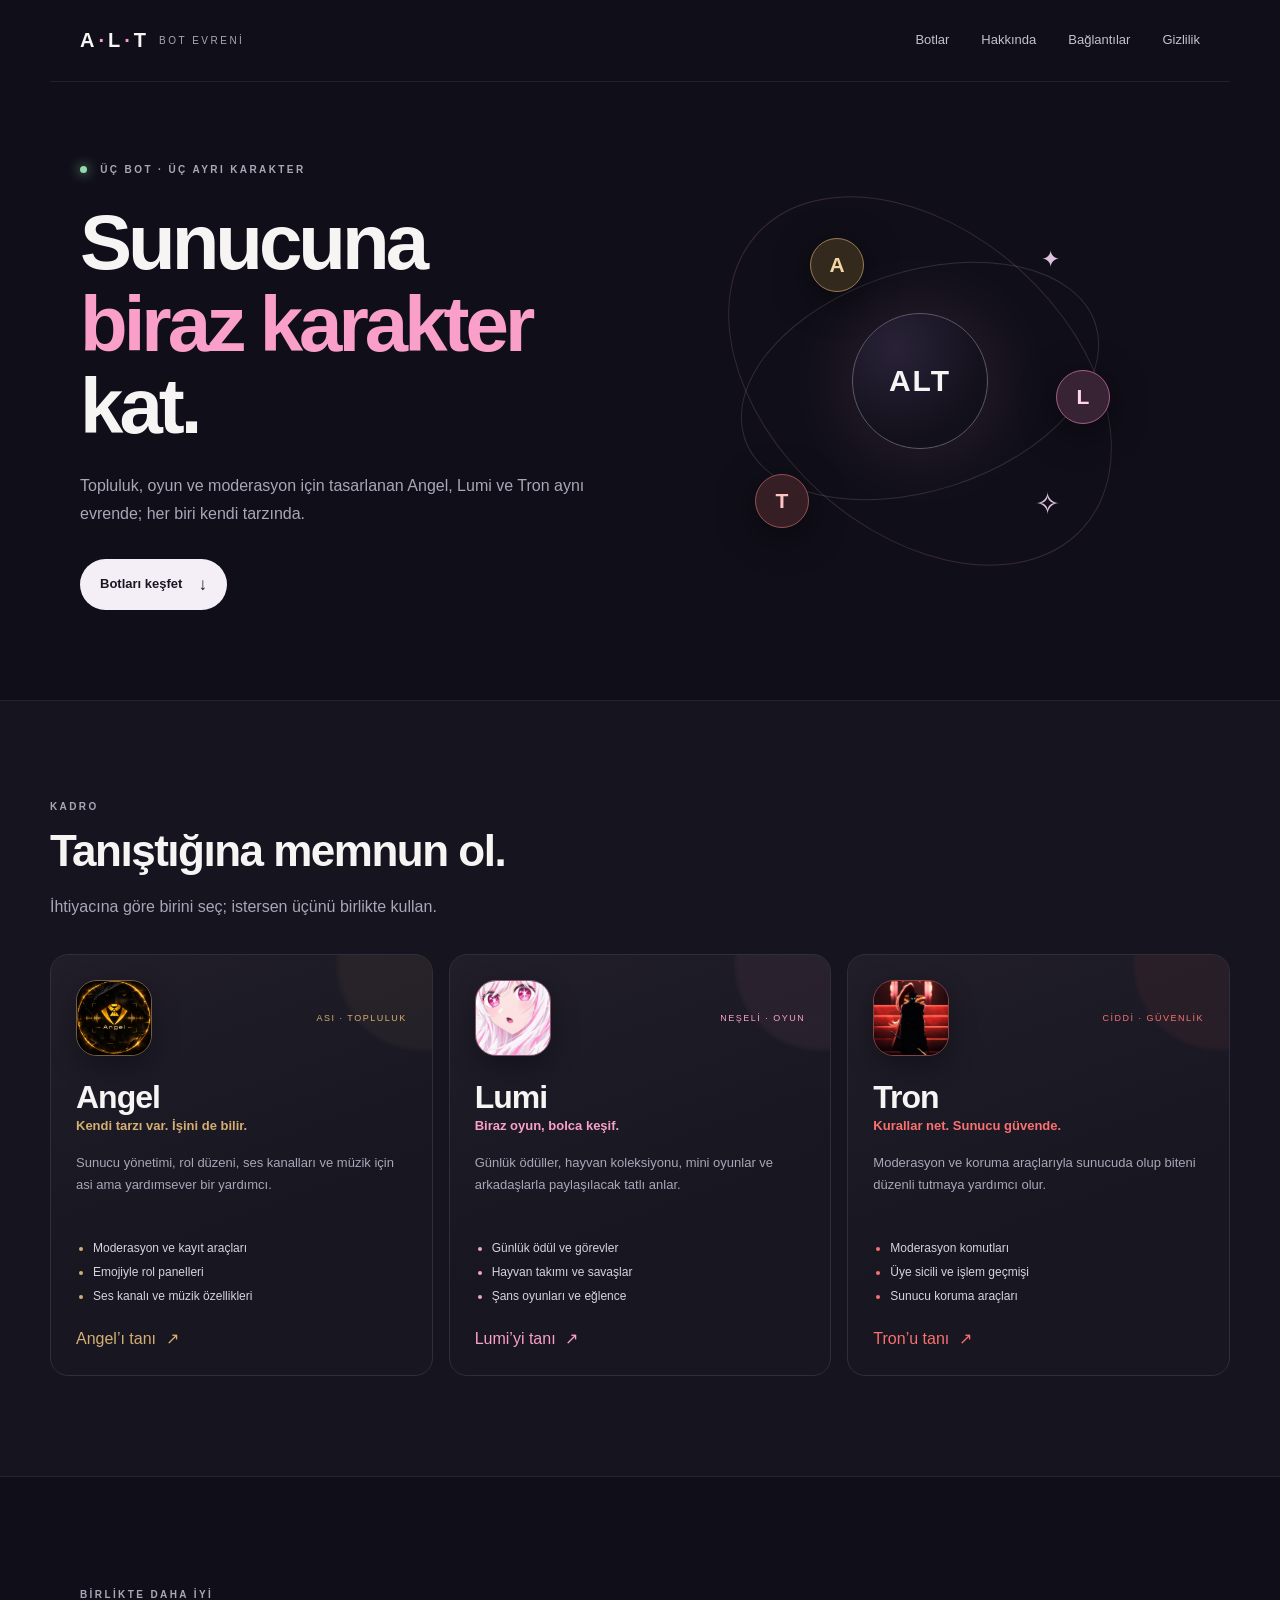
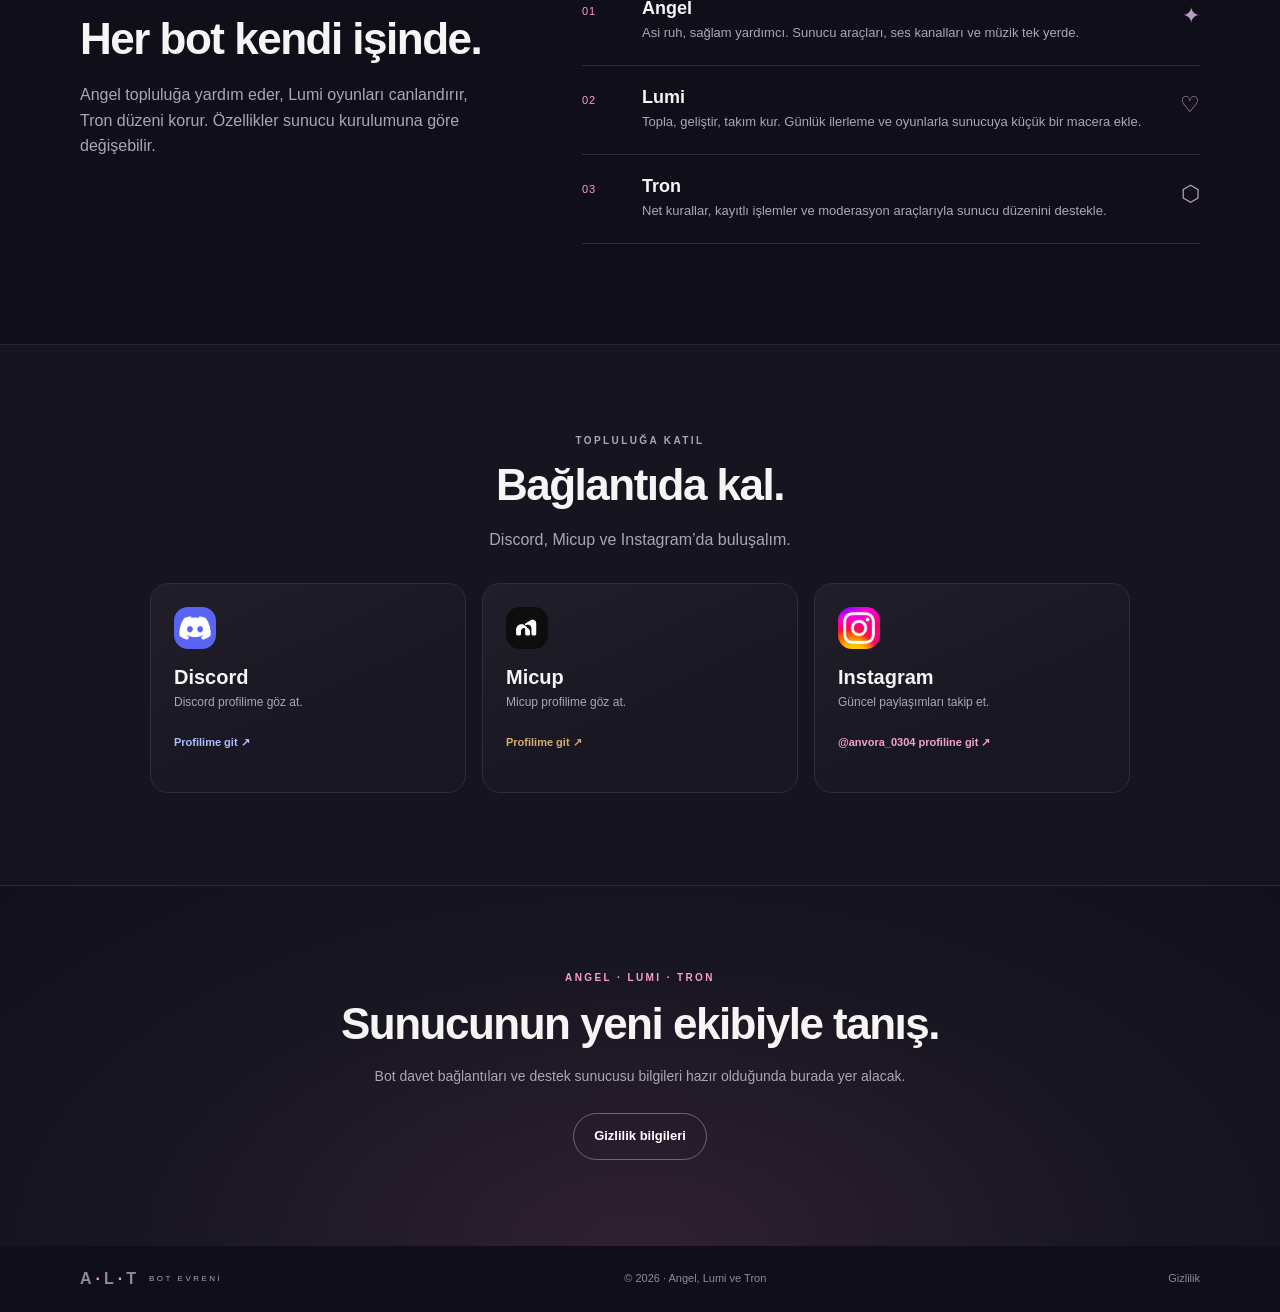
<file: index.html>
<!doctype html>
<html lang="tr">
<head>
  <meta charset="utf-8">
  <meta name="viewport" content="width=device-width, initial-scale=1">
  <meta name="theme-color" content="#100f19">
  <meta name="description" content="Angel, Lumi ve Tron — sunucular için karakterli yapay zekâ botları.">
  <title>Angel · Lumi · Tron | Botların dünyası</title>
  <link rel="stylesheet" href="styles.css">
</head>
<body>
  <header class="topbar">
    <a class="brand" href="#top" aria-label="Angel, Lumi ve Tron ana sayfa">
      <span class="brand-mark">A<span>·</span>L<span>·</span>T</span>
      <span class="brand-name">BOT EVRENİ</span>
    </a>
    <nav aria-label="Ana menü">
      <a href="#bots">Botlar</a>
      <a href="#about">Hakkında</a>
      <a href="#social">Bağlantılar</a>
      <a href="privacy.html">Gizlilik</a>
    </nav>
  </header>

  <main id="top">
    <section class="hero">
      <div class="hero-copy">
        <p class="eyebrow"><span class="status-dot"></span> ÜÇ BOT · ÜÇ AYRI KARAKTER</p>
        <h1>Sunucuna<br><span>biraz karakter</span> kat.</h1>
        <p class="hero-text">Topluluk, oyun ve moderasyon için tasarlanan Angel, Lumi ve Tron aynı evrende; her biri kendi tarzında.</p>
        <a class="button button-light" href="#bots">Botları keşfet <span aria-hidden="true">↓</span></a>
      </div>
      <div class="orbit" aria-hidden="true">
        <div class="orbit-ring ring-one"></div>
        <div class="orbit-ring ring-two"></div>
        <div class="orbit-core">ALT</div>
        <div class="orbit-node angel-node">A</div>
        <div class="orbit-node lumi-node">L</div>
        <div class="orbit-node tron-node">T</div>
        <span class="spark spark-one">✦</span><span class="spark spark-two">✧</span>
      </div>
    </section>

    <section class="bots-section" id="bots">
      <div class="section-heading">
        <p class="eyebrow">KADRO</p>
        <h2>Tanıştığına memnun ol.</h2>
        <p>İhtiyacına göre birini seç; istersen üçünü birlikte kullan.</p>
      </div>
      <div class="bot-grid">
        <article class="bot-card angel-card">
          <div class="card-top"><img class="bot-avatar" src="assets/angel.png" alt="Angel"><span class="card-tag">ASI · TOPLULUK</span></div>
          <h3>Angel</h3>
          <p class="bot-motto">Kendi tarzı var. İşini de bilir.</p>
          <p class="bot-description">Sunucu yönetimi, rol düzeni, ses kanalları ve müzik için asi ama yardımsever bir yardımcı.</p>
          <ul><li>Moderasyon ve kayıt araçları</li><li>Emojiyle rol panelleri</li><li>Ses kanalı ve müzik özellikleri</li></ul>
          <button class="text-link modal-trigger" type="button" data-open-modal="angel-modal">Angel’ı tanı <span aria-hidden="true">↗</span></button>
        </article>
        <article class="bot-card lumi-card">
          <div class="card-top"><img class="bot-avatar" src="assets/lumi.png" alt="Lumi"><span class="card-tag">NEŞELİ · OYUN</span></div>
          <h3>Lumi</h3>
          <p class="bot-motto">Biraz oyun, bolca keşif.</p>
          <p class="bot-description">Günlük ödüller, hayvan koleksiyonu, mini oyunlar ve arkadaşlarla paylaşılacak tatlı anlar.</p>
          <ul><li>Günlük ödül ve görevler</li><li>Hayvan takımı ve savaşlar</li><li>Şans oyunları ve eğlence</li></ul>
          <button class="text-link modal-trigger" type="button" data-open-modal="lumi-modal">Lumi’yi tanı <span aria-hidden="true">↗</span></button>
        </article>
        <article class="bot-card tron-card">
          <div class="card-top"><img class="bot-avatar" src="assets/tron.png" alt="Tron"><span class="card-tag">CİDDİ · GÜVENLİK</span></div>
          <h3>Tron</h3>
          <p class="bot-motto">Kurallar net. Sunucu güvende.</p>
          <p class="bot-description">Moderasyon ve koruma araçlarıyla sunucuda olup biteni düzenli tutmaya yardımcı olur.</p>
          <ul><li>Moderasyon komutları</li><li>Üye sicili ve işlem geçmişi</li><li>Sunucu koruma araçları</li></ul>
          <button class="text-link modal-trigger" type="button" data-open-modal="tron-modal">Tron’u tanı <span aria-hidden="true">↗</span></button>
        </article>
      </div>
    </section>

    <section class="details-section" id="about">
      <div class="details-intro">
        <p class="eyebrow">BİRLİKTE DAHA İYİ</p>
        <h2>Her bot kendi işinde.</h2>
        <p>Angel topluluğa yardım eder, Lumi oyunları canlandırır, Tron düzeni korur. Özellikler sunucu kurulumuna göre değişebilir.</p>
      </div>
      <div class="details-list">
        <article id="angel-details"><span class="detail-index">01</span><div><h3>Angel</h3><p>Asi ruh, sağlam yardımcı. Sunucu araçları, ses kanalları ve müzik tek yerde.</p></div><span class="detail-glyph">✦</span></article>
        <article id="lumi-details"><span class="detail-index">02</span><div><h3>Lumi</h3><p>Topla, geliştir, takım kur. Günlük ilerleme ve oyunlarla sunucuya küçük bir macera ekle.</p></div><span class="detail-glyph">♡</span></article>
        <article id="tron-details"><span class="detail-index">03</span><div><h3>Tron</h3><p>Net kurallar, kayıtlı işlemler ve moderasyon araçlarıyla sunucu düzenini destekle.</p></div><span class="detail-glyph">⬡</span></article>
      </div>
    </section>

    <section class="social-section" id="social" aria-labelledby="social-title">
      <div class="section-heading social-heading">
        <p class="eyebrow">TOPLULUĞA KATIL</p>
        <h2 id="social-title">Bağlantıda kal.</h2>
        <p>Discord, Micup ve Instagram’da buluşalım.</p>
      </div>
      <div class="social-grid">
        <a class="social-card discord-social" href="https://discord.com/users/973302469243322418" target="_blank" rel="noopener noreferrer" aria-label="Discord’da profili aç">
          <img class="social-icon discord-logo" src="assets/discord.png" alt="Discord logosu">
          <h3>Discord</h3>
          <p>Discord profilime göz at.</p>
          <span class="social-address-pending">Profilime git ↗</span>
        </a>
        <a class="social-card micup-social" href="https://micup.gg/users/1562365325419741186" target="_blank" rel="noopener noreferrer" aria-label="Micup profilimi aç">
          <img class="social-icon micup-logo" src="assets/micup.png" alt="Micup logosu">
          <h3>Micup</h3>
          <p>Micup profilime göz at.</p>
          <span class="social-address-pending">Profilime git ↗</span>
        </a>
        <a class="social-card instagram-social" href="https://www.instagram.com/anvora_0304/" target="_blank" rel="noopener noreferrer" aria-label="Instagram’da anvora_0304 profilini aç">
          <img class="social-icon instagram-logo" src="assets/instagram.png" alt="Instagram logosu">
          <h3>Instagram</h3>
          <p>Güncel paylaşımları takip et.</p>
          <span class="social-address-pending">@anvora_0304 profiline git ↗</span>
        </a>
      </div>
    </section>

    <section class="closing">
      <p class="eyebrow">ANGEL · LUMI · TRON</p>
      <h2>Sunucunun yeni ekibiyle tanış.</h2>
      <p>Bot davet bağlantıları ve destek sunucusu bilgileri hazır olduğunda burada yer alacak.</p>
      <a class="button button-outline" href="privacy.html">Gizlilik bilgileri</a>
    </section>
  </main>

  <dialog class="bot-modal angel-modal" id="angel-modal" aria-labelledby="angel-modal-title">
    <div class="modal-layout">
      <img class="modal-art" src="assets/angel.png" alt="Angel">
      <div class="modal-copy">
        <div class="modal-heading"><div><p class="eyebrow">ASI · TOPLULUK</p><h2 id="angel-modal-title">Angel</h2></div><button class="modal-close" type="button" aria-label="Pencereyi kapat" data-close-modal>×</button></div>
        <p class="modal-motto">Biraz asi, gerektiğinde tam destek.</p>
        <p class="modal-description">Angel sunucu düzenini kurmana, üyelerle ilgilenmene ve topluluğuna hareket katmana yardım eder. Lafını sakınmaz ama işini yarım bırakmaz.</p>
        <h3>Öne çıkan özellikler</h3>
        <ul class="feature-list"><li>Üye kaydı ve rol yönetimi</li><li>Emojiyle çalışan, ayrı ayrı yönetilebilir rol panelleri</li><li>Moderasyon, şikâyet ve anket araçları</li><li>Özel ses kanalları ve müzik çalma</li><li>AFK bildirimleri ve acil cevap butonu</li></ul>
        <div class="modal-note">Komutlar ve kullanılabilir özellikler sunucudaki izinlere ve kuruluma göre değişebilir.</div>
      </div>
    </div>
  </dialog>

  <dialog class="bot-modal lumi-modal" id="lumi-modal" aria-labelledby="lumi-modal-title">
    <div class="modal-layout">
      <img class="modal-art" src="assets/lumi.png" alt="Lumi">
      <div class="modal-copy">
        <div class="modal-heading"><div><p class="eyebrow">NEŞELİ · OYUN</p><h2 id="lumi-modal-title">Lumi</h2></div><button class="modal-close" type="button" aria-label="Pencereyi kapat" data-close-modal>×</button></div>
        <p class="modal-motto">Küçük bir macera, her gün yeniden.</p>
        <p class="modal-description">Lumi, sohbeti koleksiyon ve ilerleme hissi veren mini bir oyun dünyasına dönüştürür. Hayvanlarını topla, takımını kur, arkadaşlarınla kapış.</p>
        <h3>Öne çıkan özellikler</h3>
        <ul class="feature-list"><li>Günlük ödüller, görevler ve seviye gelişimi</li><li>Enderlikleri ve seviyeleri olan hayvan koleksiyonu</li><li>Üçlü hayvan takımları ve Lumi’ye karşı savaşlar</li><li>Mağaza, dekorasyonlar ve büyülü hayvan silahları</li><li>Blackjack, yazı tura, mini oyunlar ve sosyal komutlar</li></ul>
        <div class="modal-note">Oyun ilerlemesi sunucular arasında ortak kullanılacak şekilde tasarlanmıştır.</div>
      </div>
    </div>
  </dialog>

  <dialog class="bot-modal tron-modal" id="tron-modal" aria-labelledby="tron-modal-title">
    <div class="modal-layout">
      <img class="modal-art" src="assets/tron.png" alt="Tron">
      <div class="modal-copy">
        <div class="modal-heading"><div><p class="eyebrow">CİDDİ · GÜVENLİK</p><h2 id="tron-modal-title">Tron</h2></div><button class="modal-close" type="button" aria-label="Pencereyi kapat" data-close-modal>×</button></div>
        <p class="modal-motto">Kurallar net. Gereksiz uzatma yok.</p>
        <p class="modal-description">Tron, moderasyon işlerini tek yerden yürütmene ve üye işlemlerini takip etmene yardım eder. Serttir; sunucu düzenini korumayı ciddiye alır.</p>
        <h3>Öne çıkan özellikler</h3>
        <ul class="feature-list"><li>Ban ve ban açma komutları</li><li>Yazı ve ses susturma araçları; süre ve sebep desteği</li><li>Üye sicili ve geçmiş moderasyon işlemleri</li><li>Mesaj temizleme ve yönetici moderasyon izinleri</li><li>Koruma ayarlarından ayrı, düzenli moderasyon iş akışı</li></ul>
        <div class="modal-note">Komutların çalışması için Tron’a gerekli sunucu izinleri verilmelidir.</div>
      </div>
    </div>
  </dialog>

  <footer>
    <a class="brand footer-brand" href="#top"><span class="brand-mark">A<span>·</span>L<span>·</span>T</span><span class="brand-name">BOT EVRENİ</span></a>
    <span>© 2026 · Angel, Lumi ve Tron</span>
    <a href="privacy.html">Gizlilik</a>
  </footer>
  <script>
    document.querySelectorAll('[data-open-modal]').forEach((button) => {
      button.addEventListener('click', () => document.getElementById(button.dataset.openModal)?.showModal());
    });
    document.querySelectorAll('.bot-modal').forEach((dialog) => {
      dialog.querySelector('[data-close-modal]')?.addEventListener('click', () => dialog.close());
      dialog.addEventListener('click', (event) => {
        if (event.target === dialog) dialog.close();
      });
    });
  </script>
</body>
</html>
</file>
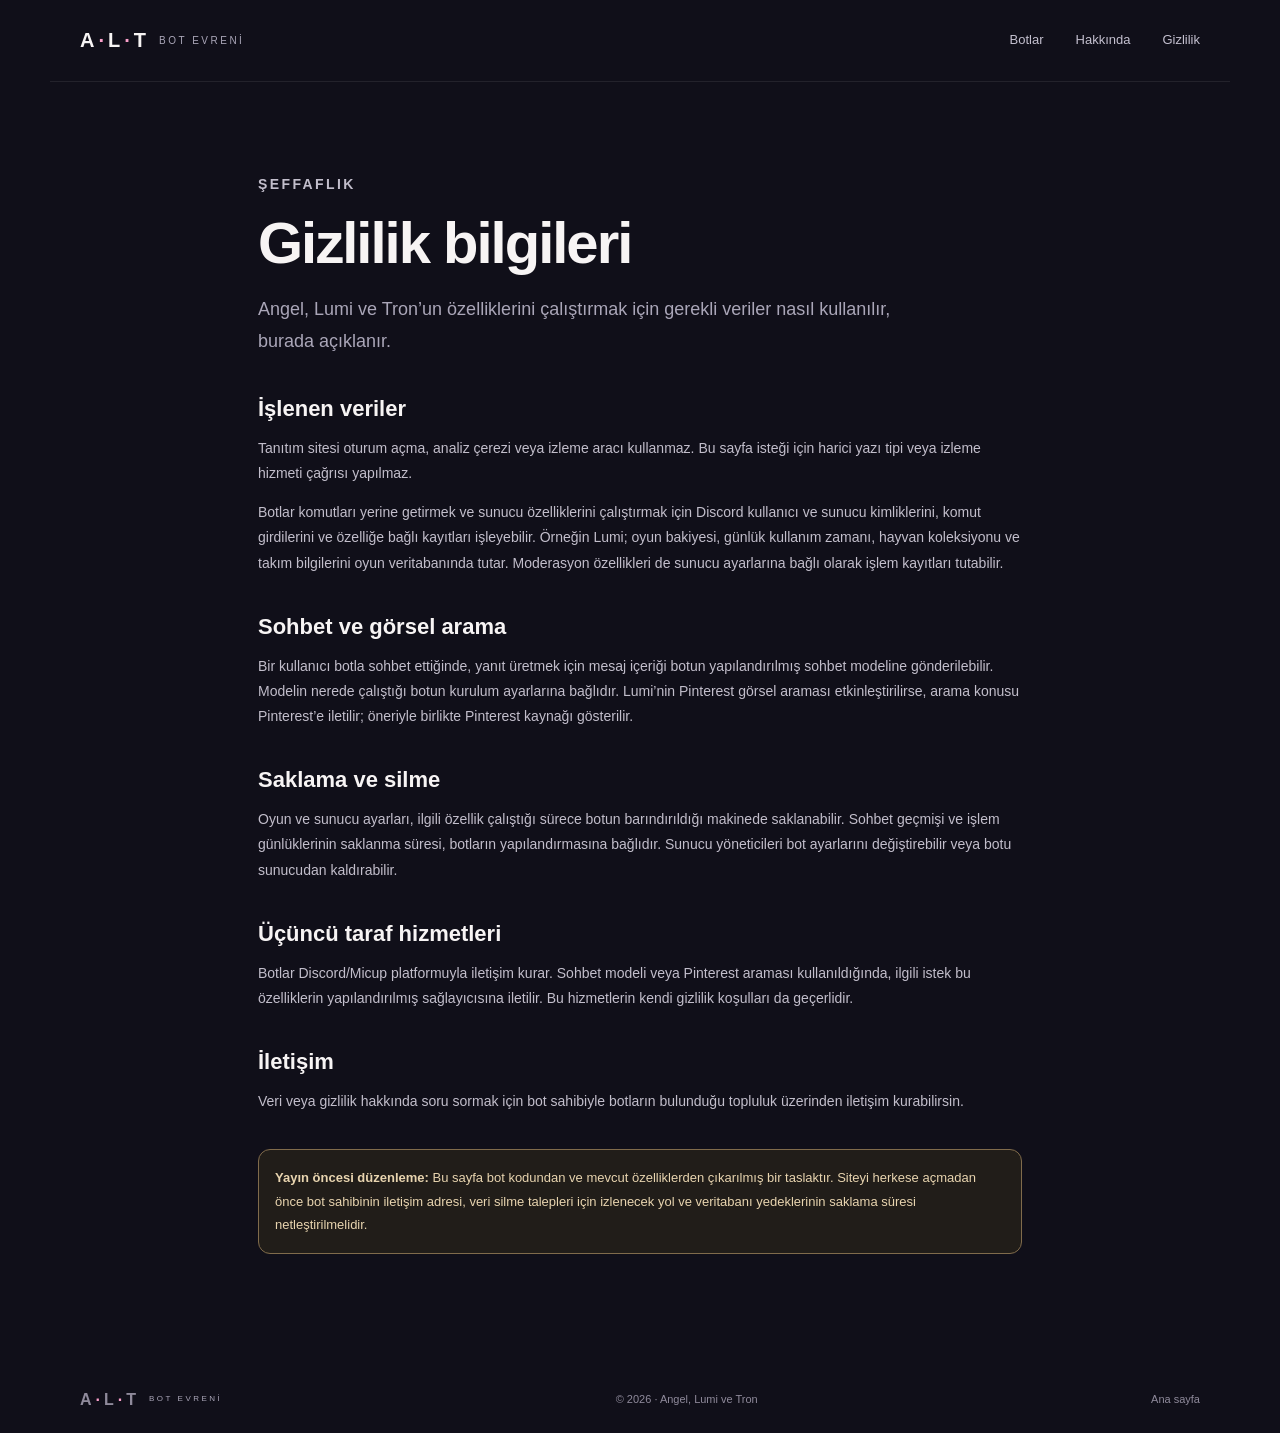
<file: privacy.html>
<!doctype html>
<html lang="tr">
<head>
  <meta charset="utf-8">
  <meta name="viewport" content="width=device-width, initial-scale=1">
  <meta name="theme-color" content="#100f19">
  <meta name="description" content="Angel, Lumi ve Tron botlarının işlediği veriler hakkında bilgi.">
  <title>Gizlilik | Angel · Lumi · Tron</title>
  <link rel="stylesheet" href="styles.css">
  <style>
    .policy{max-width:820px;margin:auto;padding:76px 28px 100px}.policy h1{font:800 clamp(38px,6vw,58px)/1.1 var(--display);letter-spacing:-2px;margin:14px 0}.policy .lead{font-size:18px;color:var(--muted);max-width:690px}.policy h2{font:700 22px var(--display);margin:38px 0 8px}.policy p,.policy li{color:#c2becb;font-size:14px;line-height:1.8}.policy .draft-note{margin-top:35px;padding:16px;border:1px solid #806b4b;border-radius:12px;background:#211d19;color:#e8d4af;font-size:13px}
  </style>
</head>
<body>
  <header class="topbar">
    <a class="brand" href="index.html"><span class="brand-mark">A<span>·</span>L<span>·</span>T</span><span class="brand-name">BOT EVRENİ</span></a>
    <nav aria-label="Ana menü"><a href="index.html#bots">Botlar</a><a href="index.html#about">Hakkında</a><a href="privacy.html" aria-current="page">Gizlilik</a></nav>
  </header>
  <main class="policy">
    <p class="eyebrow">ŞEFFAFLIK</p>
    <h1>Gizlilik bilgileri</h1>
    <p class="lead">Angel, Lumi ve Tron’un özelliklerini çalıştırmak için gerekli veriler nasıl kullanılır, burada açıklanır.</p>

    <h2>İşlenen veriler</h2>
    <p>Tanıtım sitesi oturum açma, analiz çerezi veya izleme aracı kullanmaz. Bu sayfa isteği için harici yazı tipi veya izleme hizmeti çağrısı yapılmaz.</p>
    <p>Botlar komutları yerine getirmek ve sunucu özelliklerini çalıştırmak için Discord kullanıcı ve sunucu kimliklerini, komut girdilerini ve özelliğe bağlı kayıtları işleyebilir. Örneğin Lumi; oyun bakiyesi, günlük kullanım zamanı, hayvan koleksiyonu ve takım bilgilerini oyun veritabanında tutar. Moderasyon özellikleri de sunucu ayarlarına bağlı olarak işlem kayıtları tutabilir.</p>

    <h2>Sohbet ve görsel arama</h2>
    <p>Bir kullanıcı botla sohbet ettiğinde, yanıt üretmek için mesaj içeriği botun yapılandırılmış sohbet modeline gönderilebilir. Modelin nerede çalıştığı botun kurulum ayarlarına bağlıdır. Lumi’nin Pinterest görsel araması etkinleştirilirse, arama konusu Pinterest’e iletilir; öneriyle birlikte Pinterest kaynağı gösterilir.</p>

    <h2>Saklama ve silme</h2>
    <p>Oyun ve sunucu ayarları, ilgili özellik çalıştığı sürece botun barındırıldığı makinede saklanabilir. Sohbet geçmişi ve işlem günlüklerinin saklanma süresi, botların yapılandırmasına bağlıdır. Sunucu yöneticileri bot ayarlarını değiştirebilir veya botu sunucudan kaldırabilir.</p>

    <h2>Üçüncü taraf hizmetleri</h2>
    <p>Botlar Discord/Micup platformuyla iletişim kurar. Sohbet modeli veya Pinterest araması kullanıldığında, ilgili istek bu özelliklerin yapılandırılmış sağlayıcısına iletilir. Bu hizmetlerin kendi gizlilik koşulları da geçerlidir.</p>

    <h2>İletişim</h2>
    <p>Veri veya gizlilik hakkında soru sormak için bot sahibiyle botların bulunduğu topluluk üzerinden iletişim kurabilirsin.</p>

    <p class="draft-note"><strong>Yayın öncesi düzenleme:</strong> Bu sayfa bot kodundan ve mevcut özelliklerden çıkarılmış bir taslaktır. Siteyi herkese açmadan önce bot sahibinin iletişim adresi, veri silme talepleri için izlenecek yol ve veritabanı yedeklerinin saklama süresi netleştirilmelidir.</p>
  </main>
  <footer><a class="brand footer-brand" href="index.html"><span class="brand-mark">A<span>·</span>L<span>·</span>T</span><span class="brand-name">BOT EVRENİ</span></a><span>© 2026 · Angel, Lumi ve Tron</span><a href="index.html">Ana sayfa</a></footer>
</body>
</html>
</file>
<file: styles.css>
:root{color-scheme:dark;--bg:#100f19;--panel:#171622;--text:#f7f4f4;--muted:#aaa6b8;--line:#302d3d;--gold:#d5ae72;--pink:#fa9fca;--red:#fa716f;--font:'DM Sans',Segoe UI,Arial,sans-serif;--display:Manrope,'DM Sans',Segoe UI,Arial,sans-serif}
*{box-sizing:border-box}
html{scroll-behavior:smooth}
body{margin:0;background:var(--bg);color:var(--text);font:16px/1.6 var(--font)}
a{color:inherit;text-decoration:none}
.topbar{max-width:1180px;margin:auto;height:82px;padding:0 30px;display:flex;align-items:center;justify-content:space-between;border-bottom:1px solid rgba(255,255,255,.08)}
.brand{display:flex;align-items:center;gap:12px}.brand-mark{font:800 20px var(--display);letter-spacing:1px}.brand-mark span{color:var(--pink);padding:0 3px}.brand-name{font-size:10px;letter-spacing:2.5px;color:var(--muted)}
nav{display:flex;gap:32px;color:#c4c0cf;font-size:13px}nav a:hover,footer a:hover{color:var(--pink)}
.hero{max-width:1180px;min-height:560px;margin:auto;padding:70px 30px 90px;display:grid;grid-template-columns:1fr 1fr;align-items:center;overflow:hidden}.hero-copy{position:relative;z-index:1}.eyebrow{font-size:10px;font-weight:700;letter-spacing:2.4px;color:#aaa6b8}.status-dot{display:inline-block;width:7px;height:7px;margin-right:8px;border-radius:50%;background:#91dbad;box-shadow:0 0 12px #91dbad}.hero h1{font:800 clamp(48px,7vw,78px)/1.05 var(--display);letter-spacing:-4px;margin:24px 0}.hero h1 span{color:var(--pink)}.hero-text{max-width:510px;color:var(--muted);font-size:16px;line-height:1.8;margin-bottom:30px}.button{display:inline-flex;gap:16px;align-items:center;border-radius:99px;padding:12px 20px;font-weight:700;font-size:13px;transition:transform .2s,background .2s}.button:hover{transform:translateY(-2px)}.button-light{background:#f4eef6;color:#1b1722}.button-light span{font-size:17px}.button-outline{border:1px solid #70647d;color:#fff}
.orbit{height:370px;max-width:500px;width:100%;justify-self:center;position:relative;display:grid;place-items:center}.orbit-ring{position:absolute;border:1px solid rgba(255,255,255,.13);border-radius:50%;transform:rotate(-18deg)}.ring-one{width:370px;height:220px}.ring-two{width:440px;height:300px;transform:rotate(42deg);border-color:rgba(250,159,202,.17)}.orbit-core{width:136px;height:136px;border:1px solid #5f566e;border-radius:50%;display:grid;place-items:center;background:radial-gradient(circle at 32% 25%,#292238,#12101a 70%);box-shadow:0 0 80px rgba(250,159,202,.14);font:800 30px var(--display);letter-spacing:2px}.orbit-node{position:absolute;width:54px;height:54px;border-radius:50%;display:grid;place-items:center;font:800 21px var(--display);box-shadow:0 8px 35px #0008}.angel-node{top:42px;left:28%;color:#f2d5a4;background:#33291d;border:1px solid #987b51}.lumi-node{right:12%;top:47%;color:#ffd5e8;background:#382335;border:1px solid #a55c83}.tron-node{left:17%;bottom:38px;color:#ffc4c0;background:#351f25;border:1px solid #984f54}.spark{position:absolute;color:#dec0e0}.spark-one{top:45px;right:22%;font-size:23px}.spark-two{bottom:38px;right:22%;font-size:30px}
.bots-section{background:#15141f;border-block:1px solid rgba(255,255,255,.07);padding:88px 30px 100px}.section-heading{max-width:1180px;margin:0 auto 34px}.section-heading h2,.details-intro h2,.closing h2{font:700 clamp(30px,4vw,44px)/1.2 var(--display);letter-spacing:-1.5px;margin:9px 0}.section-heading>p:last-child,.details-intro>p:last-child{color:var(--muted)}.bot-grid{max-width:1180px;margin:auto;display:grid;grid-template-columns:repeat(3,1fr);gap:16px}.bot-card{--accent:var(--gold);position:relative;overflow:hidden;padding:25px 25px 24px;border:1px solid var(--line);border-radius:18px;background:linear-gradient(160deg,#211e29,#171621 60%);min-height:390px}.bot-card:after{content:"";position:absolute;top:-75px;right:-75px;width:170px;height:170px;border-radius:50%;background:var(--accent);opacity:.055;filter:blur(2px)}.lumi-card{--accent:var(--pink)}.tron-card{--accent:var(--red)}.card-top{display:flex;align-items:center;justify-content:space-between}.bot-symbol{width:44px;height:44px;border:1px solid color-mix(in srgb,var(--accent),transparent 55%);border-radius:14px;display:grid;place-items:center;background:color-mix(in srgb,var(--accent),transparent 91%);color:var(--accent);font:800 19px var(--display)}.card-tag{font-size:9px;letter-spacing:1.5px;color:var(--accent)}.bot-card h3{font:800 32px var(--display);letter-spacing:-1px;margin:23px 0 0}.bot-motto{font-weight:600;color:var(--accent);margin:0 0 15px;font-size:13px}.bot-description{color:var(--muted);font-size:13px;line-height:1.75;min-height:69px}.bot-card ul{padding-left:17px;color:#d7d3df;font-size:12px;line-height:2;margin:15px 0 18px}.bot-card li::marker{color:var(--accent)}.text-link{font-size:12px;font-weight:700;color:var(--accent)}.text-link span{margin-left:5px}
.details-section{max-width:1180px;margin:auto;padding:100px 30px;display:grid;grid-template-columns:.8fr 1.2fr;gap:90px}.details-intro{position:sticky;top:40px;align-self:start}.details-list article{display:grid;grid-template-columns:45px 1fr 40px;gap:15px;align-items:start;padding:21px 0;border-bottom:1px solid var(--line);scroll-margin-top:30px}.details-index,.detail-index{color:var(--pink);font-size:11px;letter-spacing:1px;padding-top:5px}.details-list h3{font:700 18px var(--display);margin:0 0 4px}.details-list p{color:var(--muted);font-size:13px;margin:0}.detail-glyph{font-size:22px;color:#b99cc7;text-align:right}
.closing{text-align:center;padding:74px 24px 86px;background:radial-gradient(ellipse at 50% 100%,#302033 0,#181621 54%,#12111b 100%);border-top:1px solid #30283a}.closing .eyebrow{color:var(--pink)}.closing h2{max-width:620px;margin:12px auto}.closing>p:not(.eyebrow){color:var(--muted);margin:14px auto 26px;max-width:560px;font-size:14px}
footer{max-width:1180px;margin:auto;padding:24px 30px;display:flex;align-items:center;justify-content:space-between;color:#8f8a9b;font-size:11px}.footer-brand .brand-mark{font-size:16px}.footer-brand .brand-name{font-size:8px}
@media(max-width:800px){.hero{grid-template-columns:1fr;padding-top:72px}.hero-copy{text-align:center}.hero-text{margin-inline:auto}.orbit{height:310px;margin-top:22px}.ring-one{width:300px;height:190px}.ring-two{width:360px;height:260px}.bot-grid{grid-template-columns:1fr;max-width:560px}.bot-card{min-height:0}.bot-description{min-height:0}.details-section{grid-template-columns:1fr;gap:28px;padding-block:70px}.details-intro{position:static}.section-heading{text-align:center}.bots-section{padding-block:70px}}
@media(max-width:520px){.topbar{height:70px;padding-inline:18px}.brand-name{display:none}nav{gap:16px;font-size:11px}.hero{padding:58px 20px 60px}.hero h1{letter-spacing:-2.8px}.orbit{height:270px}.orbit-core{width:108px;height:108px;font-size:25px}.ring-one{width:260px;height:160px}.ring-two{width:315px;height:225px}.angel-node{left:20%;top:20px}.lumi-node{right:5%}.tron-node{left:10%;bottom:20px}.bots-section{padding-inline:18px}.details-section{padding-inline:22px}.closing{padding-inline:22px}footer{padding:20px 18px;gap:12px;flex-wrap:wrap}.footer-brand{width:100%}}
@media(prefers-reduced-motion:reduce){html{scroll-behavior:auto}.button{transition:none}}
.bot-avatar{width:76px;height:76px;object-fit:cover;border-radius:21px;border:1px solid color-mix(in srgb,var(--accent),transparent 55%);box-shadow:0 10px 28px #0005}.modal-trigger{padding:0;border:0;background:none;font:inherit;text-align:left;cursor:pointer}.modal-trigger:hover{color:#fff}
.bot-modal{width:min(900px,calc(100% - 32px));max-width:none;max-height:min(760px,calc(100dvh - 32px));padding:0;border:1px solid #ffffff22;border-radius:24px;background:#171622;color:var(--text);box-shadow:0 32px 100px #000b;overflow:auto}.bot-modal::backdrop{background:#08070dcc;backdrop-filter:blur(8px)}.modal-layout{display:grid;grid-template-columns:minmax(230px,.75fr) 1.25fr;min-height:510px}.modal-art{width:100%;height:100%;min-height:510px;object-fit:contain;padding:20px;background:color-mix(in srgb,var(--accent),#100f19 86%)}.modal-copy{padding:32px 34px 30px}.modal-heading{display:flex;justify-content:space-between;align-items:flex-start;gap:20px}.modal-heading .eyebrow{margin:4px 0 5px;color:var(--accent)}.modal-heading h2{font:800 42px/1.1 var(--display);letter-spacing:-1.5px;margin:0}.modal-close{width:38px;height:38px;flex:0 0 auto;border:1px solid #ffffff26;border-radius:50%;background:#ffffff08;color:#fff;font-size:25px;line-height:1;cursor:pointer}.modal-close:hover{background:#ffffff18}.angel-modal{--accent:var(--gold)}.lumi-modal{--accent:var(--pink)}.tron-modal{--accent:var(--red)}.modal-motto{margin:15px 0 8px;color:var(--accent);font-weight:700}.modal-description{margin:0;color:var(--muted);font-size:13px;line-height:1.8}.modal-copy h3{margin:23px 0 9px;font:700 13px var(--display)}.feature-list{list-style:none;margin:0;padding:0;display:grid;gap:9px;color:#e4dfeb;font-size:12px}.feature-list li{position:relative;padding-left:21px}.feature-list li::before{position:absolute;left:0;content:"✦";color:var(--accent)}.modal-note{margin-top:21px;padding:12px 14px;border:1px solid color-mix(in srgb,var(--accent),transparent 78%);border-radius:12px;background:color-mix(in srgb,var(--accent),transparent 94%);color:#c9c3d1;font-size:11px;line-height:1.6}
@media(max-width:600px){.bot-modal{width:calc(100% - 20px);max-height:calc(100dvh - 20px);border-radius:18px}.modal-layout{grid-template-columns:1fr}.modal-art{height:210px;min-height:210px;object-position:center 34%}.modal-copy{padding:22px 21px 24px}.modal-heading h2{font-size:35px}.modal-copy h3{margin-top:19px}}
.social-section{padding:78px 30px 92px;background:#15141f;border-top:1px solid rgba(255,255,255,.07)}.social-heading{text-align:center;margin-bottom:30px}.social-grid{max-width:980px;margin:auto;display:grid;grid-template-columns:repeat(3,1fr);gap:16px}.social-card{--social-accent:#c7b4ff;display:block;min-height:210px;padding:23px;border:1px solid var(--line);border-radius:18px;background:linear-gradient(155deg,#211e29,#171621 68%);text-decoration:none;transition:transform .2s,border-color .2s}.social-card:hover{transform:translateY(-3px);border-color:color-mix(in srgb,var(--social-accent),transparent 45%)}.discord-social{--social-accent:#aebeff}.micup-social{--social-accent:var(--gold)}.instagram-social{--social-accent:#f1a4c9}.social-icon{width:42px;height:42px;display:grid;place-items:center;border:1px solid color-mix(in srgb,var(--social-accent),transparent 58%);border-radius:14px;background:color-mix(in srgb,var(--social-accent),transparent 91%);color:var(--social-accent);font:800 19px var(--display)}.social-card h3{margin:17px 0 4px;font:700 20px var(--display)}.social-card p{margin:0 0 16px;color:var(--muted);font-size:12px}.social-address-pending{display:inline-block;color:var(--social-accent);font-size:11px;font-weight:700}@media(max-width:800px){.social-grid{grid-template-columns:1fr;max-width:560px}.social-card{min-height:0}.social-section{padding:65px 20px 72px}}
.social-icon.discord-logo,.social-icon.instagram-logo,.social-icon.micup-logo{display:block;width:42px;height:42px;min-width:42px;max-width:42px;min-height:42px;max-height:42px;flex:0 0 42px;object-fit:cover;border:0;border-radius:14px;padding:0;background:none}
</file>
